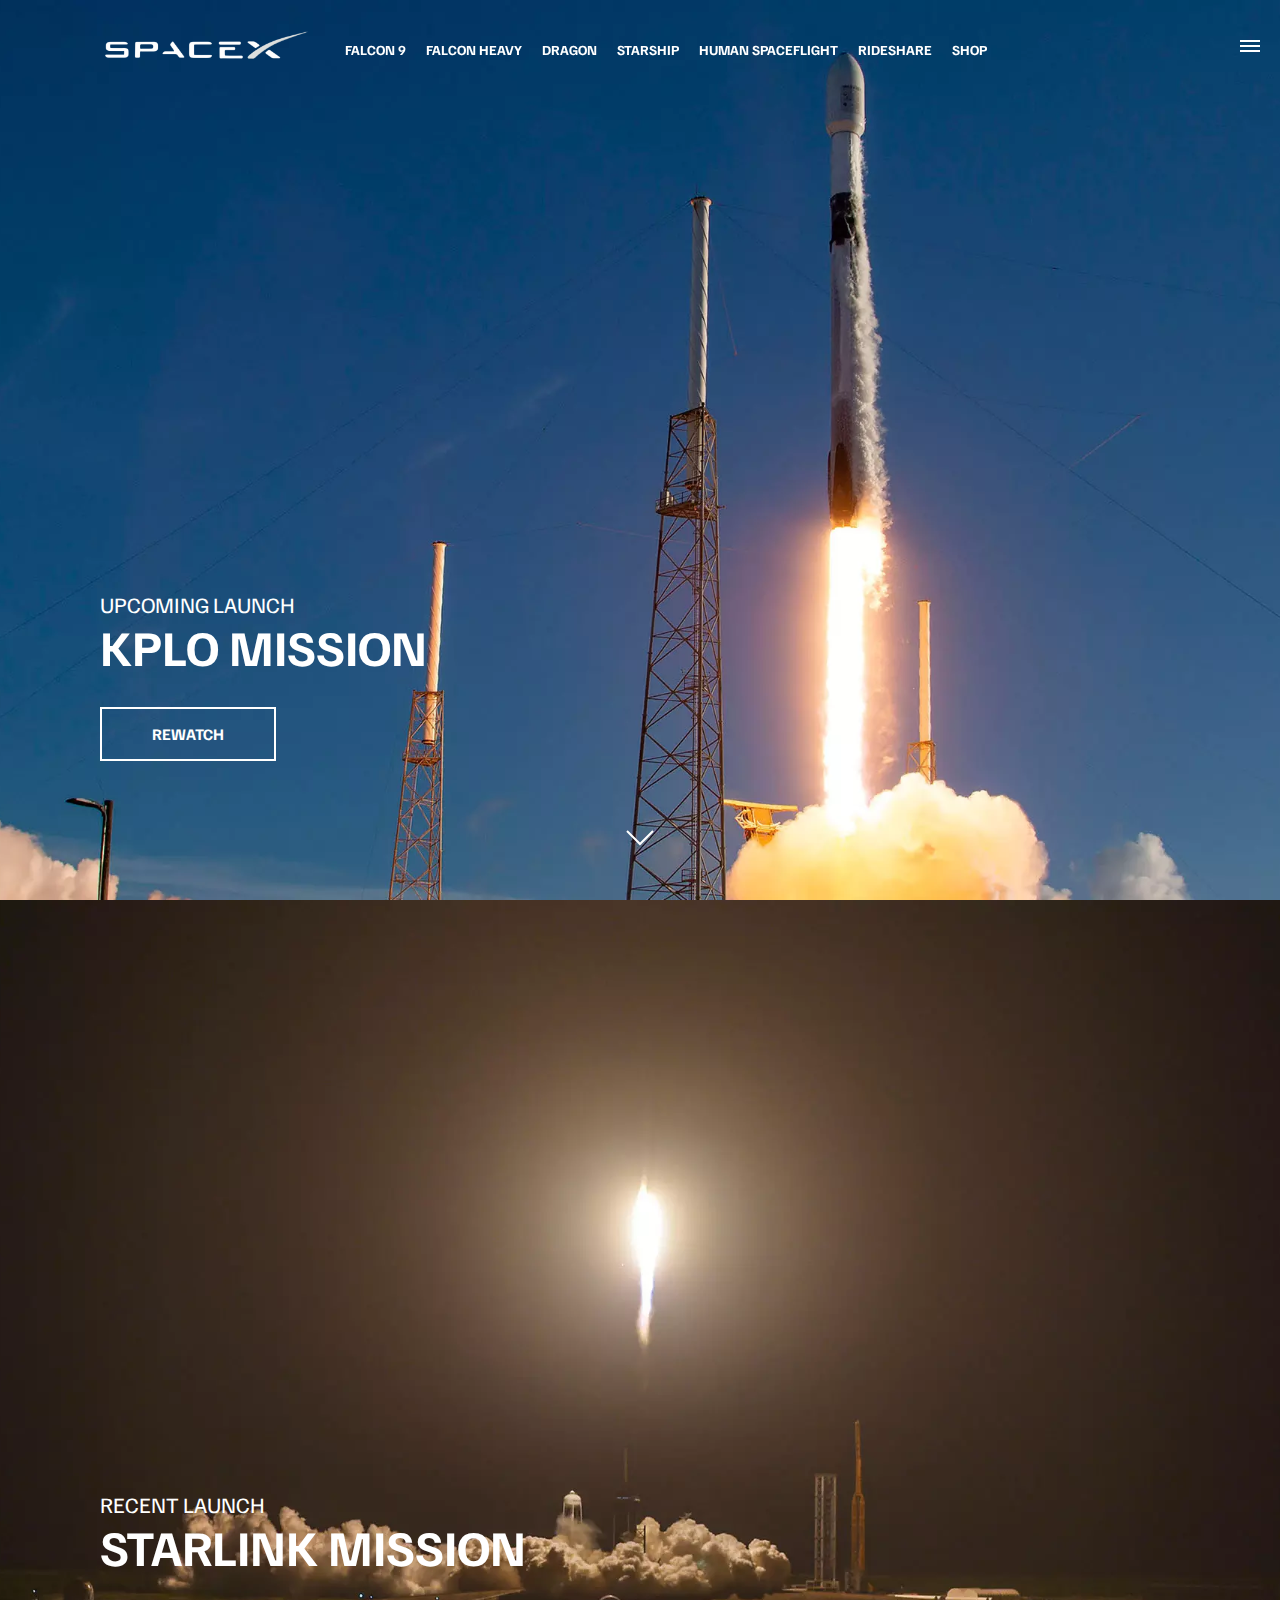
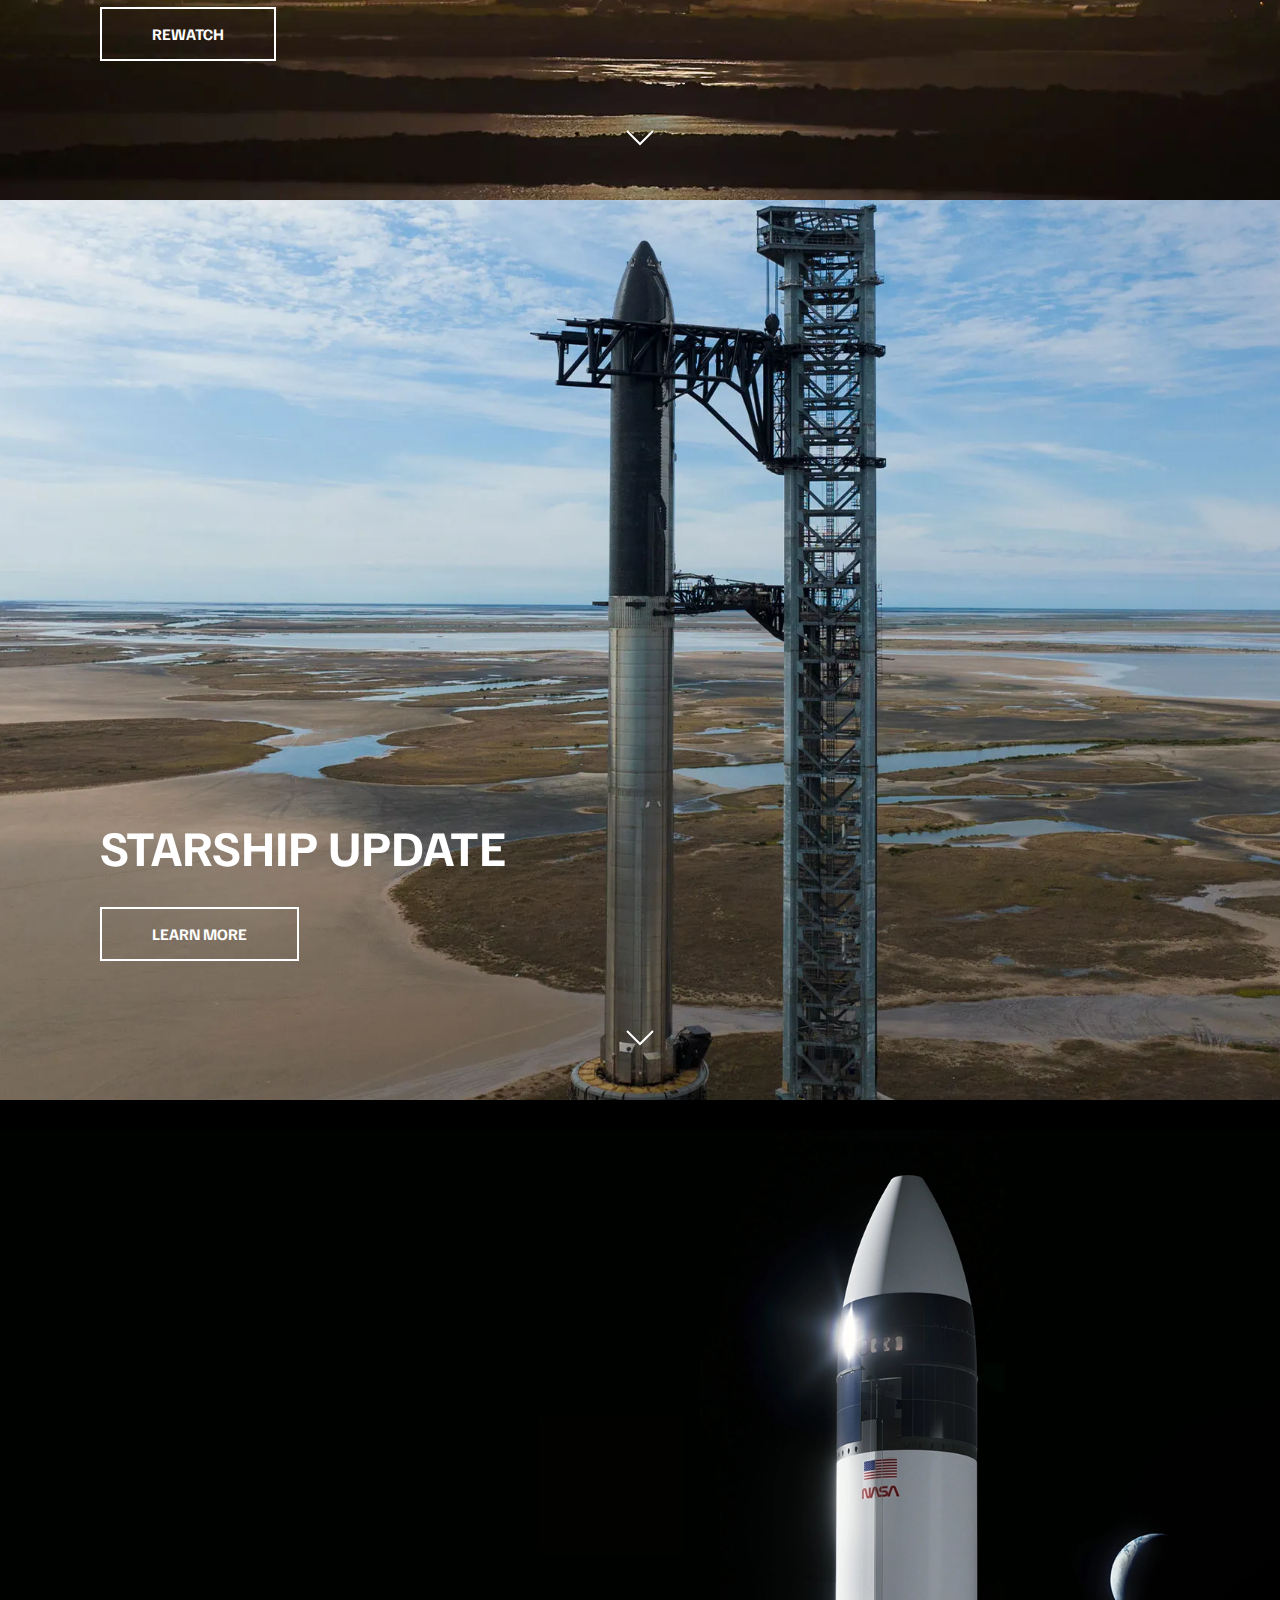
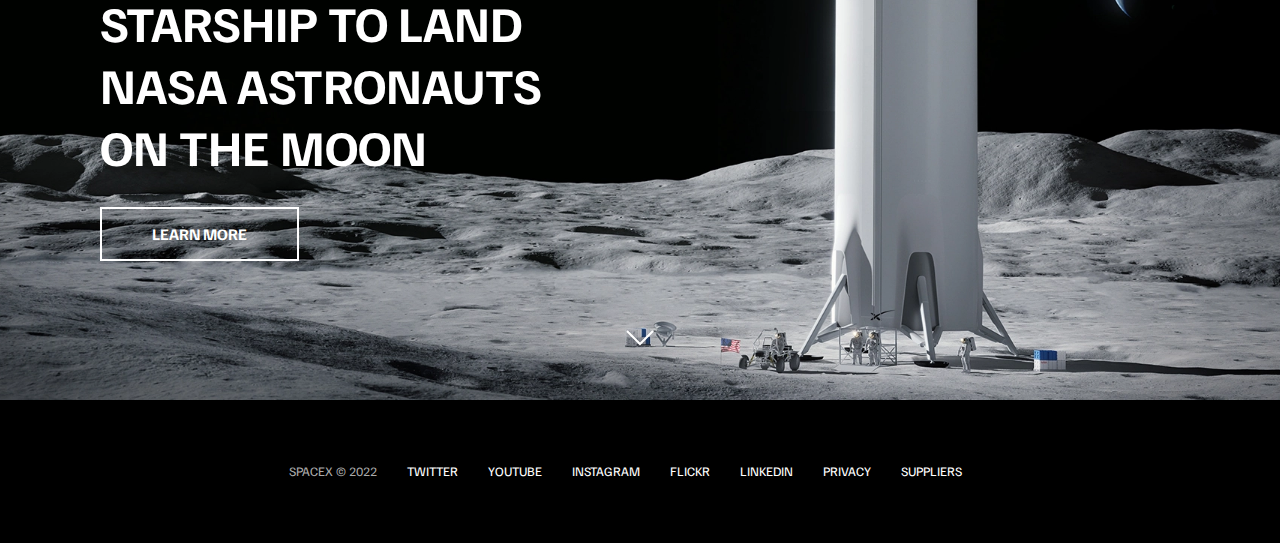
<file: index.html>
<!DOCTYPE html>
<html lang="en">
<head>
    <meta charset="UTF-8">
    <meta http-equiv="X-UA-Compatible" content="IE=edge">
    <meta name="viewport" content="width=device-width, initial-scale=1.0">
    <link rel="stylesheet" href="css/style.css">
    <script src="js/script.js" defer></script>
    <title>SpaceX</title>
</head>
<body>
    <div id="overlay"></div>
    <div id="mobile-menu" class="mobile-main-menu">
        <ul>
            <li><a href="#">Mission</a></li>
            <li><a href="#">Launches</a></li>
            <li><a href="#">Careers</a></li>
            <li><a href="#">Updates</a></li>
            <li><a href="#">Shop</a></li>

            <li class="mobile-only"><a href="falcon9.html">Falcon 9</a></li>
                <li class="mobile-only"><a href="falcon-heavy.html">Falcon Heavy</a></li>
                <li class="mobile-only"><a href="dragon.html">Dragon</a></li>
                <li class="mobile-only"><a href="#">Starship</a></li>
                <li class="mobile-only"><a href="#">Human Spaceflight</a></li>
                <li class="mobile-only"><a href="#">Rideshare</a></li>
                <li class="mobile-only"><a href="#">Shop</a></li>

        </ul>
    </div>
    <header class="main-header">
        <div class="logo">
            <a href="index.html">
                <img src="img/logo.png" alt="SpaceX" />
            </a>
        </div>
        <nav class="desktop-main-menu">
            <ul>
                <li><a href="falcon9.html">Falcon 9</a></li>
                <li><a href="falcon-heavy.html">Falcon Heavy</a></li>
                <li><a href="dragon.html">Dragon</a></li>
                <li><a href="#">Starship</a></li>
                <li><a href="#">Human Spaceflight</a></li>
                <li><a href="#">Rideshare</a></li>
                <li><a href="#">Shop</a></li>
            </ul>
        </nav>
    </header>

    <!-- Hamburger Menu --> 
    <button id="menu-btn" class="hamburger" type="button">
        <span class="hamburger-top"></span>
        <span class="hamburger-middle"></span>
        <span class="hamburger-bottom"></span>
    </button>

    <!-- Section A -->
    <section class="section-a">
        <div class="section-inner">
            <h4>Upcoming Launch</h4>
            <h2>KPLO Mission</h2>
            <a href="#" class="btn">
                <div class="hover"></div>
                <span>Rewatch</span>
            </a>
        </div>

        <div class="scroll-arrow">
            <svg width="30px" height="20px">
                <path
                  stroke="#ffffff"
                  fill="none"
                  stroke-width="2px"
                  d="M2.000,5.000 L15.000,18.000 L28.000,5.000 "
                ></path>
              </svg>
        </div>
    </section>

    <!-- Section B -->
    <section class="section-b">
        <div class="section-inner">
            <h4>Recent Launch</h4>
            <h2>Starlink Mission</h2>
            <a href="#" class="btn">
                <div class="hover"></div>
                <span>Rewatch</span>
            </a>
        </div>

        <div class="scroll-arrow">
            <svg width="30px" height="20px">
                <path
                  stroke="#ffffff"
                  fill="none"
                  stroke-width="2px"
                  d="M2.000,5.000 L15.000,18.000 L28.000,5.000 "
                ></path>
              </svg>
        </div>
    </section>
    <!-- Section C-->
    <section class="section-c">
        <div class="section-inner">
            <h2>Starship Update</h2>
            <a href="#" class="btn">
                <div class="hover"></div>
                <span>Learn More    </span>
            </a>
        </div>

        <div class="scroll-arrow">
            <svg width="30px" height="20px">
                <path
                  stroke="#ffffff"
                  fill="none"
                  stroke-width="2px"
                  d="M2.000,5.000 L15.000,18.000 L28.000,5.000 "
                ></path>
              </svg>
        </div>
    </section>

    <!-- Section D-->
    <section class="section-d">
        <div class="section-inner">
            <h2>STARSHIP TO LAND <br> NASA ASTRONAUTS <br> ON THE MOON</h2>
            <a href="#" class="btn">
                <div class="hover"></div>
                <span>Learn More</span>
            </a>
        </div>

        <div class="scroll-arrow">
            <svg width="30px" height="20px">
                <path
                  stroke="#ffffff"
                  fill="none"
                  stroke-width="2px"
                  d="M2.000,5.000 L15.000,18.000 L28.000,5.000 "
                ></path>
              </svg>
        </div>
    </section>

    <footer>
        <ul>
            <li>SpaceX &copy; 2022</li>
            <li><a href="https://twitter.com/ahsanali567">Twitter</a></li>
            <li><a href="#">YouTube</a></li>
            <li><a href="https://instagram.com/ahsanali5643">Instagram</a></li>
            <li><a href="#">Flickr</a></li>
            <li><a href="https://linkedin.com/in/ahsan-samo">LinkedIn</a></li>
            <li><a href="#">Privacy</a></li>
            <li><a href="#">Suppliers</a></li>
        </ul>
    </footer>
</body>
</html>
</file>
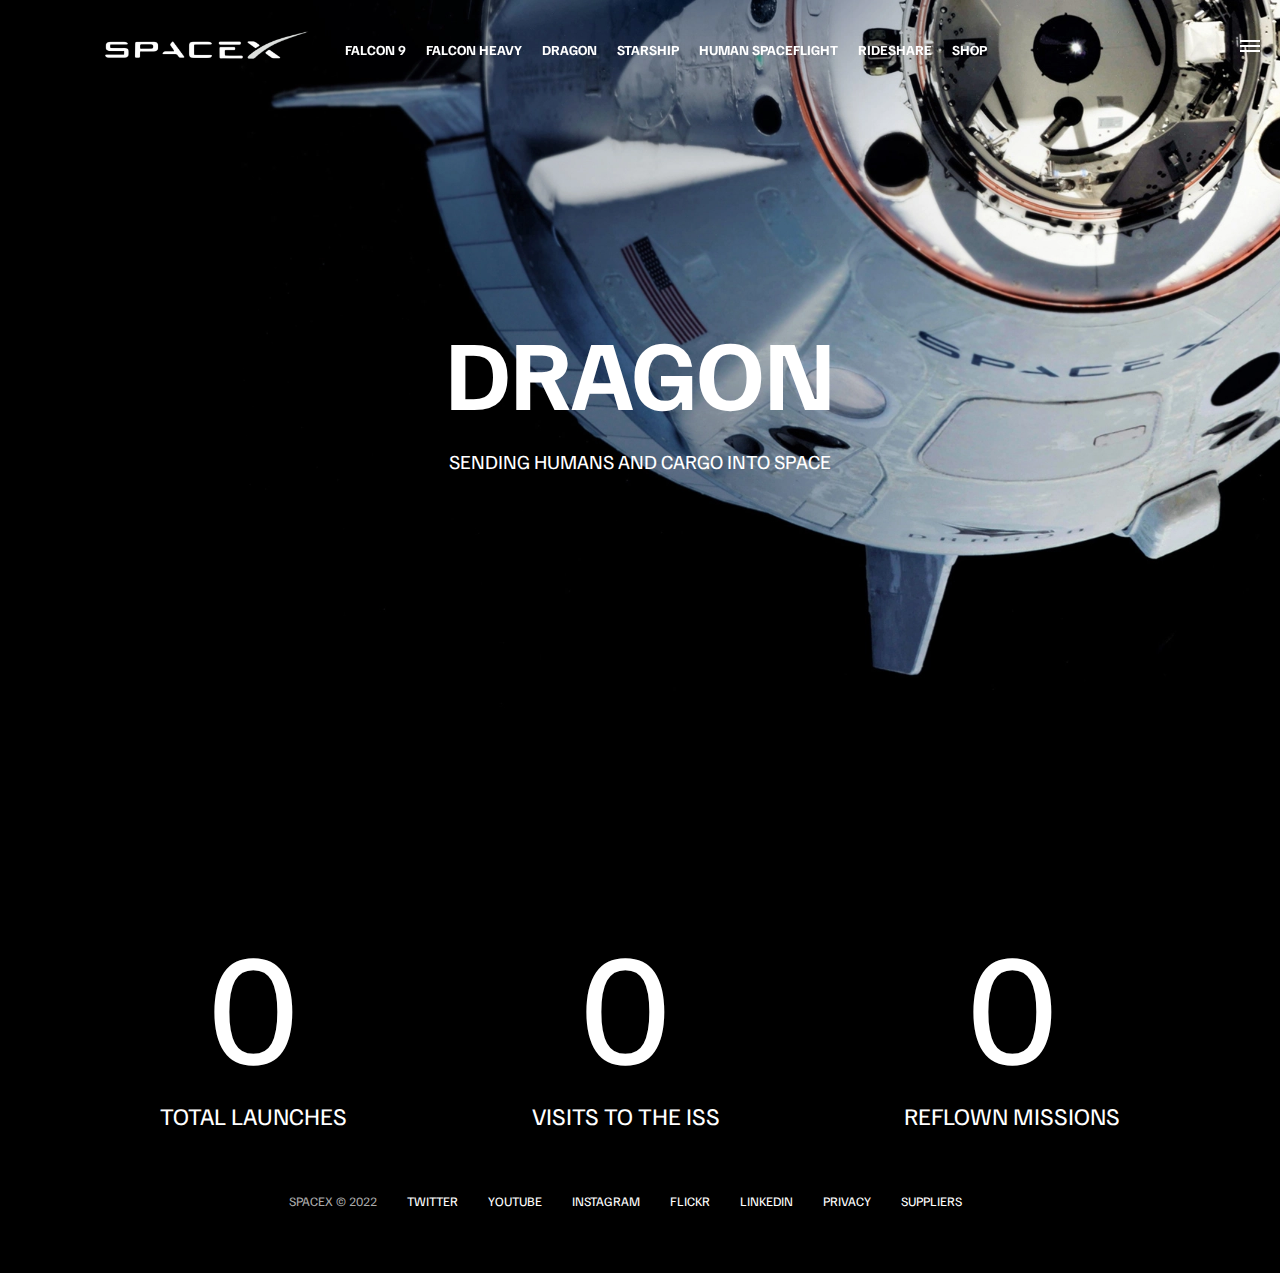
<file: dragon.html>
<!DOCTYPE html>
<html lang="en">
<head>
    <meta charset="UTF-8">
    <meta http-equiv="X-UA-Compatible" content="IE=edge">
    <meta name="viewport" content="width=device-width, initial-scale=1.0">
    <link rel="stylesheet" href="css/style.css">
    <script src="js/script.js" defer></script>
    <title>SpaceX - Dragon</title>
</head>
<body>
    <div id="overlay"></div>
    <div id="mobile-menu" class="mobile-main-menu">
        <ul>
            <li><a href="#">Mission</a></li>
            <li><a href="#">Launches</a></li>
            <li><a href="#">Careers</a></li>
            <li><a href="#">Updates</a></li>
            <li><a href="#">Shop</a></li>

            <li class="mobile-only"><a href="falcon9.html">Falcon 9</a></li>
                <li class="mobile-only"><a href="falcon-heavy.html">Falcon Heavy</a></li>
                <li class="mobile-only"><a href="dragon.html">Dragon</a></li>
                <li class="mobile-only"><a href="#">Starship</a></li>
                <li class="mobile-only"><a href="#">Human Spaceflight</a></li>
                <li class="mobile-only"><a href="#">Rideshare</a></li>
                <li class="mobile-only"><a href="#">Shop</a></li>

        </ul>
    </div>
    <header class="main-header">
        <div class="logo">
            <a href="index.html">
                <img src="img/logo.png" alt="SpaceX" />
            </a>
        </div>
        <nav class="desktop-main-menu">
            <ul>
                <li><a href="falcon9.html">Falcon 9</a></li>
                <li><a href="falcon-heavy.html">Falcon Heavy</a></li>
                <li><a href="dragon.html">Dragon</a></li>
                <li><a href="#">Starship</a></li>
                <li><a href="#">Human Spaceflight</a></li>
                <li><a href="#">Rideshare</a></li>
                <li><a href="#">Shop</a></li>
            </ul>
        </nav>
    </header>

    <!-- Hamburger Menu --> 
    <button id="menu-btn" class="hamburger" type="button">
        <span class="hamburger-top"></span>
        <span class="hamburger-middle"></span>
        <span class="hamburger-bottom"></span>
    </button>

        <section class="section-animate bg-dragon ">
            <div class="section-inner-center">
                <h3>Dragon</h3>
                <p>Sending humans and cargo into space</p>
            </div>
        </section>

        <div class="stats">
            <div>
                <span class="counter" data-target="35">0</span>
                <h4>Total Launches</h4>
            </div>

            <div>
                <span class="counter" data-target="32">0</span>
                <h4>Visits to the iss</h4>
            </div>

            <div>
                <span class="counter" data-target="15">0</span>
                <h4>Reflown missions</h4>
            </div>

        </div>

    <footer>
        <ul>
            <li>SpaceX &copy; 2022</li>
            <li><a href="https://twitter.com/ahsanali567">Twitter</a></li>
            <li><a href="#">YouTube</a></li>
            <li><a href="https://instagram.com/ahsanali5643">Instagram</a></li>
            <li><a href="#">Flickr</a></li>
            <li><a href="https://linkedin.com/in/ahsan-samo">LinkedIn</a></li>
            <li><a href="#">Privacy</a></li>
            <li><a href="#">Suppliers</a></li>
        </ul>
    </footer>
</body>
</html>
</file>
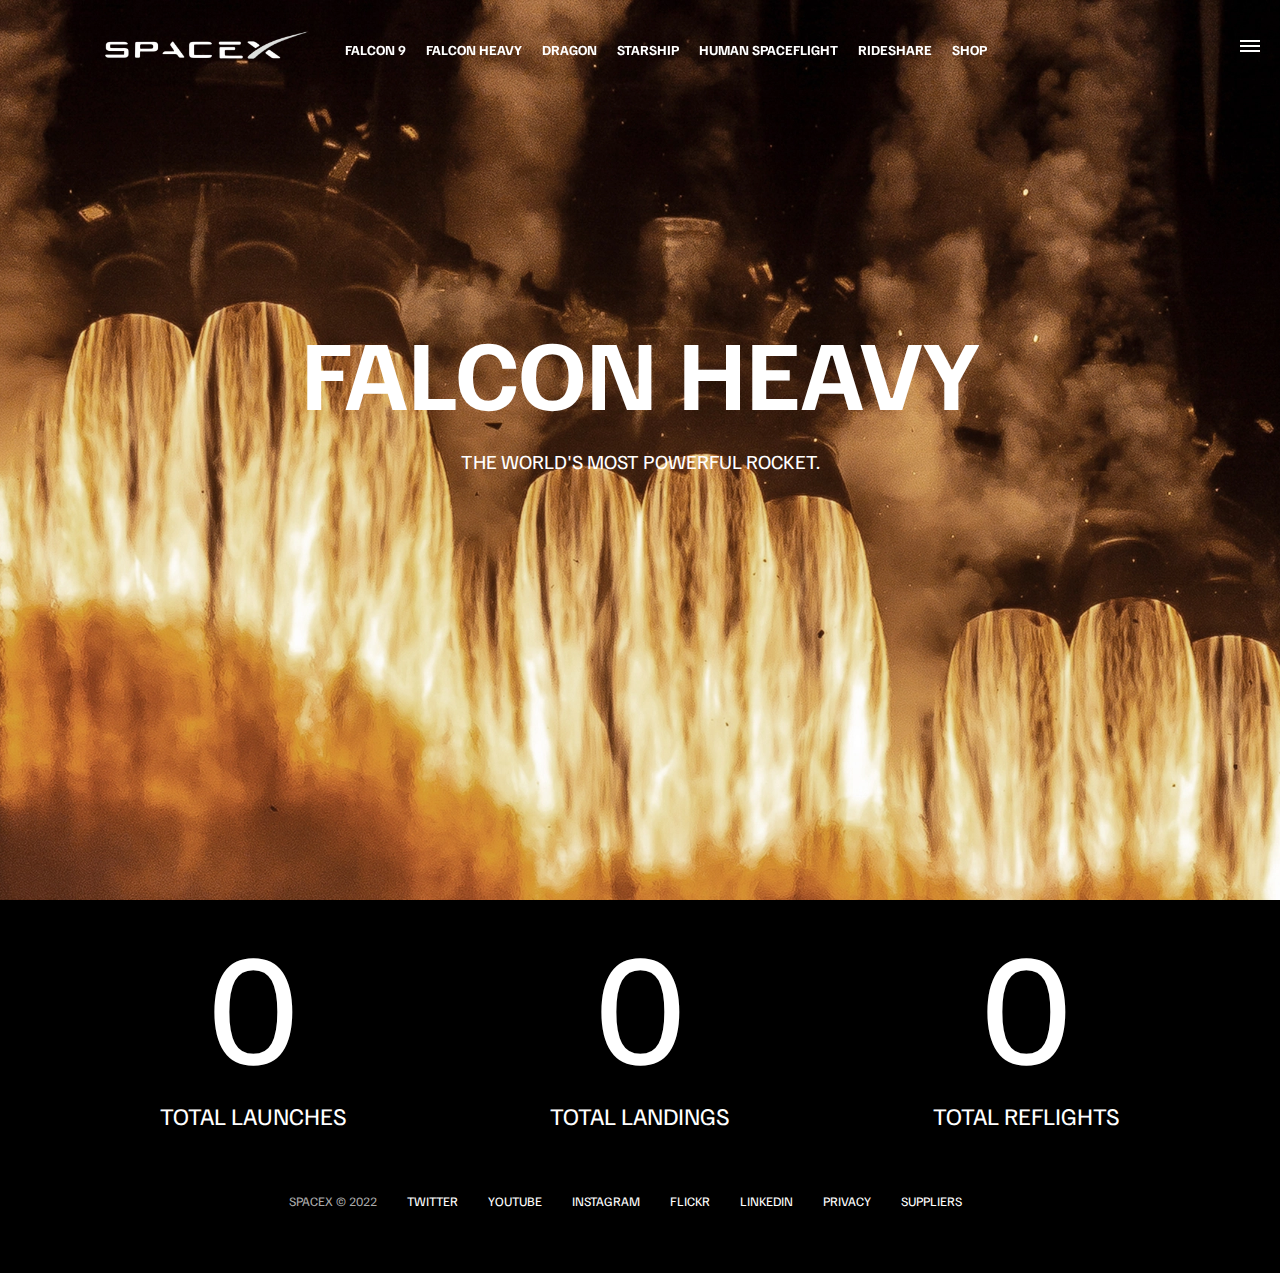
<file: falcon-heavy.html>
<!DOCTYPE html>
<html lang="en">
<head>
    <meta charset="UTF-8">
    <meta http-equiv="X-UA-Compatible" content="IE=edge">
    <meta name="viewport" content="width=device-width, initial-scale=1.0">
    <link rel="stylesheet" href="css/style.css">
    <script src="js/script.js" defer></script>
    <title>SpaceX -  Falcon Heavy </title>
</head>
<body>
    <div id="overlay"></div>
    <div id="mobile-menu" class="mobile-main-menu">
        <ul>
            <li><a href="#">Mission</a></li>
            <li><a href="#">Launches</a></li>
            <li><a href="#">Careers</a></li>
            <li><a href="#">Updates</a></li>
            <li><a href="#">Shop</a></li>

            <li class="mobile-only"><a href="falcon9.html">Falcon 9</a></li>
                <li class="mobile-only"><a href="falcon-heavy.html">Falcon Heavy</a></li>
                <li class="mobile-only"><a href="dragon.html">Dragon</a></li>
                <li class="mobile-only"><a href="#">Starship</a></li>
                <li class="mobile-only"><a href="#">Human Spaceflight</a></li>
                <li class="mobile-only"><a href="#">Rideshare</a></li>
                <li class="mobile-only"><a href="#">Shop</a></li>

        </ul>
    </div>
    <header class="main-header">
        <div class="logo">
            <a href="index.html">
                <img src="img/logo.png" alt="SpaceX" />
            </a>
        </div>
        <nav class="desktop-main-menu">
            <ul>
                <li><a href="falcon9.html">Falcon 9</a></li>
                <li><a href="falcon-heavy.html">Falcon Heavy</a></li>
                <li><a href="dragon.html">Dragon</a></li>
                <li><a href="#">Starship</a></li>
                <li><a href="#">Human Spaceflight</a></li>
                <li><a href="#">Rideshare</a></li>
                <li><a href="#">Shop</a></li>
            </ul>
        </nav>
    </header>

    <!-- Hamburger Menu --> 
    <button id="menu-btn" class="hamburger" type="button">
        <span class="hamburger-top"></span>
        <span class="hamburger-middle"></span>
        <span class="hamburger-bottom"></span>
    </button>

        <section class="section-animate bg-falcon-heavy ">
            <div class="section-inner-center">
                <h3>Falcon Heavy</h3>
                <p>The world's most powerful rocket.</p>
            </div>
        </section>

        <div class="stats">
            <div>
                <span class="counter" data-target="3">0</span>
                <h4>Total Launches</h4>
            </div>

            <div>
                <span class="counter" data-target="7">0</span>
                <h4>Total Landings</h4>
            </div>

            <div>
                <span class="counter" data-target="4">0</span>
                <h4>Total Reflights</h4>
            </div>

        </div>

    <footer>
        <ul>
            <li>SpaceX &copy; 2022</li>
            <li><a href="https://twitter.com/ahsanali567">Twitter</a></li>
            <li><a href="#">YouTube</a></li>
            <li><a href="https://instagram.com/ahsanali5643">Instagram</a></li>
            <li><a href="#">Flickr</a></li>
            <li><a href="https://linkedin.com/in/ahsan-samo">LinkedIn</a></li>
            <li><a href="#">Privacy</a></li>
            <li><a href="#">Suppliers</a></li>
        </ul>
    </footer>
</body>
</html>
</file>
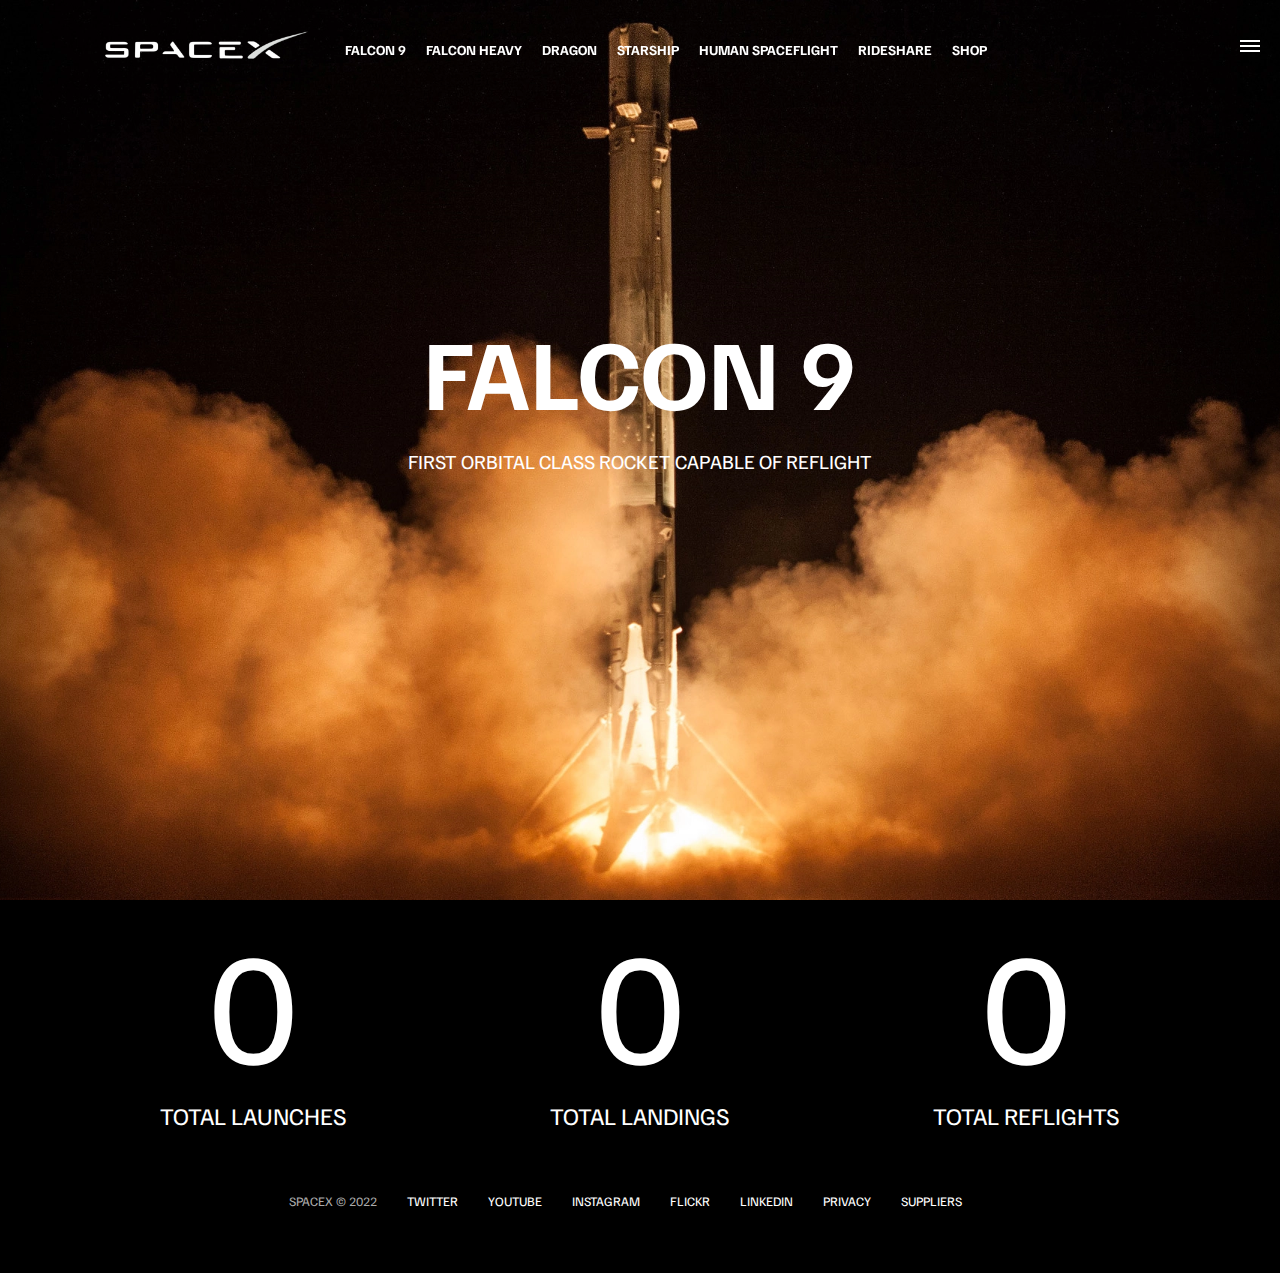
<file: falcon9.html>
<!DOCTYPE html>
<html lang="en">
<head>
    <meta charset="UTF-8">
    <meta http-equiv="X-UA-Compatible" content="IE=edge">
    <meta name="viewport" content="width=device-width, initial-scale=1.0">
    <link rel="stylesheet" href="css/style.css">
    <script src="js/script.js" defer></script>
    <title>SpaceX - Falcon 9 </title>
</head>
<body>
    <div id="overlay"></div>
    <div id="mobile-menu" class="mobile-main-menu">
        <ul>
            <li><a href="#">Mission</a></li>
            <li><a href="#">Launches</a></li>
            <li><a href="#">Careers</a></li>
            <li><a href="#">Updates</a></li>
            <li><a href="#">Shop</a></li>

            <li class="mobile-only"><a href="falcon9.html">Falcon 9</a></li>
                <li class="mobile-only"><a href="falcon-heavy.html">Falcon Heavy</a></li>
                <li class="mobile-only"><a href="dragon.html">Dragon</a></li>
                <li class="mobile-only"><a href="#">Starship</a></li>
                <li class="mobile-only"><a href="#">Human Spaceflight</a></li>
                <li class="mobile-only"><a href="#">Rideshare</a></li>
                <li class="mobile-only"><a href="#">Shop</a></li>

        </ul>
    </div>
    <header class="main-header">
        <div class="logo">
            <a href="index.html">
                <img src="img/logo.png" alt="SpaceX" />
            </a>
        </div>
        <nav class="desktop-main-menu">
            <ul>
                <li><a href="falcon9.html">Falcon 9</a></li>
                <li><a href="falcon-heavy.html">Falcon Heavy</a></li>
                <li><a href="dragon.html">Dragon</a></li>
                <li><a href="#">Starship</a></li>
                <li><a href="#">Human Spaceflight</a></li>
                <li><a href="#">Rideshare</a></li>
                <li><a href="#">Shop</a></li>
            </ul>
        </nav>
    </header>

    <!-- Hamburger Menu --> 
    <button id="menu-btn" class="hamburger" type="button">
        <span class="hamburger-top"></span>
        <span class="hamburger-middle"></span>
        <span class="hamburger-bottom"></span>
    </button>

        <section class="section-animate bg-falcon-9">
            <div class="section-inner-center">
                <h3>Falcon 9</h3>
                <p>First orbital class rocket capable of reflight</p>
            </div>
        </section>

        <div class="stats">
            <div>
                <span class="counter" data-target="169">0</span>
                <h4>Total Launches</h4>
            </div>

            <div>
                <span class="counter" data-target="129">0</span>
                <h4>Total Landings</h4>
            </div>

            <div>
                <span class="counter" data-target="108">0</span>
                <h4>Total Reflights</h4>
            </div>

        </div>

    <footer>
        <ul>
            <li>SpaceX &copy; 2022</li>
            <li><a href="https://twitter.com/ahsanali567">Twitter</a></li>
            <li><a href="#">YouTube</a></li>
            <li><a href="https://instagram.com/ahsanali5643">Instagram</a></li>
            <li><a href="#">Flickr</a></li>
            <li><a href="https://linkedin.com/in/ahsan-samo/">LinkedIn</a></li>
            <li><a href="#">Privacy</a></li>
            <li><a href="#">Suppliers</a></li>
        </ul>
    </footer>
</body>
</html>
</file>
<file: css/style.css>
@import url('https://fonts.googleapis.com/css2?family=Familjen+Grotesk:wght@400;600;700&display=swap');

*, *::before, *::after {
    margin: 0;
    padding: 0;
    box-sizing: border-box;
}

body {
    font-family: 'Familjen Grotesk', sans-serif;
    background: #000;
    color: #fff;
}

a {
    text-decoration: none;
    color: #fff;
}

ul {
    list-style: none;
}

/* Header/Navbar */

.main-header {
    position: fixed;
    top: 0;
    left: 0;
    width: 100%;
    z-index: 3;
    display: flex;
    justify-content: flex-start;
    align-items: center;
    text-transform: uppercase;
    height: 100px;
    padding: 0 30px;
}

/* Logo */
.logo {
    width: 210px;
    height: auto;
    margin-right: 30px;
    margin-left: 75px;
}

.logo img {
    display: block;
    width: 100%;
    height: auto;
}

/* Desktop Menu */
.desktop-main-menu {
    margin-right: 50px;
}

.desktop-main-menu ul {
    display: flex;
}

.desktop-main-menu ul li {
    position: relative;
    margin-right: 20px;
    padding-bottom: 2px;
}

.desktop-main-menu ul li a {
    font-size: 14px;
    font-weight: 700;
}

/* Menu item bottom border */
.desktop-main-menu ul li a::after {
    content: '';
    position: absolute;
    bottom: 0;
    left: 0;
    width: 100%;
    height: 1px;
    background: #fff;
    transform: scaleX(0);
    transition: transform .6s cubic-bezier(0.19, 1, 0.22, 1);
    transform-origin: right center;
}

.desktop-main-menu ul li a:hover::after {
    transform: scaleX(1);
    transform-origin: right center;
    transition-duration: .4s;
}

/* Sections */
section {
    position: relative;
    height: 100vh;
    text-transform: uppercase;
    margin: 0 auto;
    width: 100%;
}

.section-inner {
    position: absolute;
    bottom: 15%;
    left: 100px;
    width: 50%;
    max-width: 560px;
}

.section-inner h4 {
    font-size: 22px;
    margin-bottom:-3px;
    font-weight: 300;
    animation: fadeInUp .5s ease-in-out;

}

.section-inner h2 {
    font-size: 50px;
    font-weight: 700;
    margin-bottom: 20px;
    animation: fadeInUp .5s ease-in-out .3s;
    animation-fill-mode: both;
}

.section-inner a {
    animation: fadeInUp .5s ease-in-out .4s;
    animation-fill-mode: both;
}

/* Background image */
.section-a {
    background: url('../img/section-a.webp');
    background-repeat: no-repeat;
    background-position: center center;
    background-size: cover;
} 
.section-b {
    background: url('../img/section-b.webp');
    background-repeat: no-repeat;
    background-position: center center;
    background-size: cover;
} 
.section-c {
    background: url('../img/section-c.webp');
    background-repeat: no-repeat;
    background-position: center center;
    background-size: cover;
} 
.section-d {
    background: url('../img/section-d.webp');
    background-repeat: no-repeat;
    background-position: center center;
    background-size: cover;
} 

.btn {
    position: relative;
    display: inline-block;
    cursor: pointer;
    text-align: center;
    min-width: 130px;
    padding: 15px 50px;
    margin-top: 10px;
    border: 2px solid #fff;
    text-transform: uppercase;
    font-weight: bold;
    overflow: hidden;
    z-index: 2;
}

.btn:hover span {
    color: #000;
}

.btn .hover {
    position: absolute;
    top: 0;
    left:0;
    width: 100%;
    height: 100%;
    background-color: #fff;
    color: #000;
    z-index: -1;    
    transform: translateY(100%);
    transition: transform .6s cubic-bezier(0.19, 1, 0.22, 1);
}

.btn:hover .hover {
    transform: translateY(0%);
}

.scroll-arrow {
    position: absolute;
    bottom: 50px;
    left: 50%;
    transform: translateX(-50%);
    animation: fadeBounce 3s infinite;
}

/* Footer */

footer {
    position: relative;
    padding: 55px 0;
}

footer ul {
    display: flex;
    justify-content: center;
    align-items: center;
    flex-wrap: wrap;
}

footer ul li {
    margin-right: 30px;
    color: #aaa ;
    text-transform: uppercase;
    font-size: 13px;
    line-height: 2.5;
}

footer ul li a {
    color: #fff;
    transition: color .6s;
}

footer ul li a:hover {
    color: #aaa;
}

/* Hamburger Menu */

.hamburger {
    position: fixed;
    top: 40px;
    right: 20px;
    z-index:10;
    cursor: pointer;
    width: 20px;
    height: 20px;
    background: none;
    border: none;
}

.hamburger-top,
.hamburger-middle,
.hamburger-bottom {
    position: absolute;
    width: 20px;
    height: 2px;
    top: 0;
    left: 0;
    background: #fff;
    transition: all .3s;
}

.hamburger-middle {
    transform: translateY(5px);
}

.hamburger-bottom {
    transform: translateY(10px);
}

/* Transition hamburger to x when open*/
.open {
    transform: rotate(90deg);
}

.open .hamburger-top {
    transform: rotate(45deg) translateY(6px) translateX(6px);
}

.open .hamburger-middle {
    display: none;
}

.open .hamburger-bottom {
    transform: rotate(-45deg) translateY(6px) translateX(-6px);
}

/* Overlay */
.overlay-show {
    position: fixed;
    top: 0;
    left: 0;
    width: 100%;
    height: 100%;
    background-color: rgba(0, 0, 0, 0.5);
    z-index: 3;
}

/* Stop body scrolling */

.stop-scrolling {
    overflow: hidden;
}

/* Hide mobile main menu items */
.mobile-only {
    display: none;
}

/* Mobile Menu */
.mobile-main-menu {
    position: fixed;
    top: 0;
    right: 0;
    width: 350px;
    height: 100%;
    background: #000;
    z-index: 4;
    display: flex;
    align-items: center;
    justify-content: center;
    transform: translateX(100%);
    transition: transform .6s cubic-bezier(0.19, 1, 0.22, 1);
}

/* Bring menu from right */

.show-menu {
    transform: translateX(0);
}

.mobile-main-menu ul {
    display: flex;
    flex-direction: column;
    align-items: end;
    justify-content: center;
    padding: 50px;
    width: 100%;
}

.mobile-main-menu ul li {
    margin-bottom: 20px;
    font-size: 18px;
    text-transform: uppercase;
    border-bottom: 1px #444 dotted;
    width: 100%;
    text-align: right;
    padding-bottom: 8px;
}

.mobile-main-menu ul li a {
    color: #fff;
    transition: color .6s;
}

.mobile-main-menu ul li a:hover {
    color: #aaa;
}

/* Inner Pages */

.bg-falcon-9 {
    background: url('../img/falcon9.webp') no-repeat center center/cover;
}

.bg-falcon-heavy {
    background: url('../img/fh_feature.webp') no-repeat center center/cover;
}

.bg-dragon {
    background: url('../img/dragon_feature.webp') no-repeat center center/cover;
}
    
.section-animate {
    animation: fadeIn 2s ease;
}

.section-inner-center {
    position: absolute;
    top: 50%;
    left: 50%;
    transform: translate(-50%, -50%);
    text-transform: uppercase;
    text-align: center;
    width: 80%;
}

.section-inner-center {
    margin-top: -60px;
}

.section-inner-center h3 {
    font-size: 100px;
    margin-bottom: 15px;
    animation: fadeInUp 1s ease-in-out;
}

.section-inner-center p {
    font-size: 20px;
    animation: fadeInUp 1s ease-in-out .3s;
    animation-fill-mode: both;
}

/* Stats */

.stats {
    max-width: 960px;
    margin: 0 auto;
    display: flex;
    align-items: center;
    justify-content: space-between;
    text-align: center;
    text-transform: uppercase;
}

.stats div span {
    font-size: 160px;
}

.stats div h4 {
    font-size: 24px;
    font-weight: 300;
}

/* Animations */

@keyframes fadeInUp {
    0% {
        opacity: 0;
        transform: translateY(140px);
    }

    100% {
        opacity: 1;
        transform: translateY(0);
    }
}

@keyframes fadeIn {
    0% {
        opacity: 0;
    }

    100% {
        opacity: 1;
    }
}

@keyframes fadeBounce {
    0%,
    20%,
    50%,
    80%,
    100% {
        opacity: 0;
        transform: translateY(-5px);
    } 

    40% {
        opacity: 1;
        transform: translateY(0);
    }
}

@media screen and (max-width:960px) {
    .desktop-main-menu {
        display: none;
    }

    .mobile-only {
        display: block;
    }
}

@media screen and (max-width:600px) {
    .section-inner {
        bottom: 75px;
        left: 20px;
    }

    .section-inner {
        width: auto;
    }

    .section-inner h2 {
        font-size: 40px;
        margin-bottom: 0px;
        line-height: 1;
    }

    .section-inner h4 {
        font-size: 16px;
    }

    .btn {
        padding: 15px 0px;
        font-size: 16px;
    }

    footer ul li:first-child {
        position: absolute;
        top: 30px;
        left: 50%;
        transform: translate(-50%, -50%);
    }

    footer ul li {
        margin-right: 15px;
    }

    .logo {
        width: 150px;
        margin: auto;
    }

    .section-inner-center h3 {
        font-size: 50px;
    }

    .stats .counter {
        font-size: 40px;
    }

    .stats div h4 {
        font-size: 15px;
    }
}
</file>
